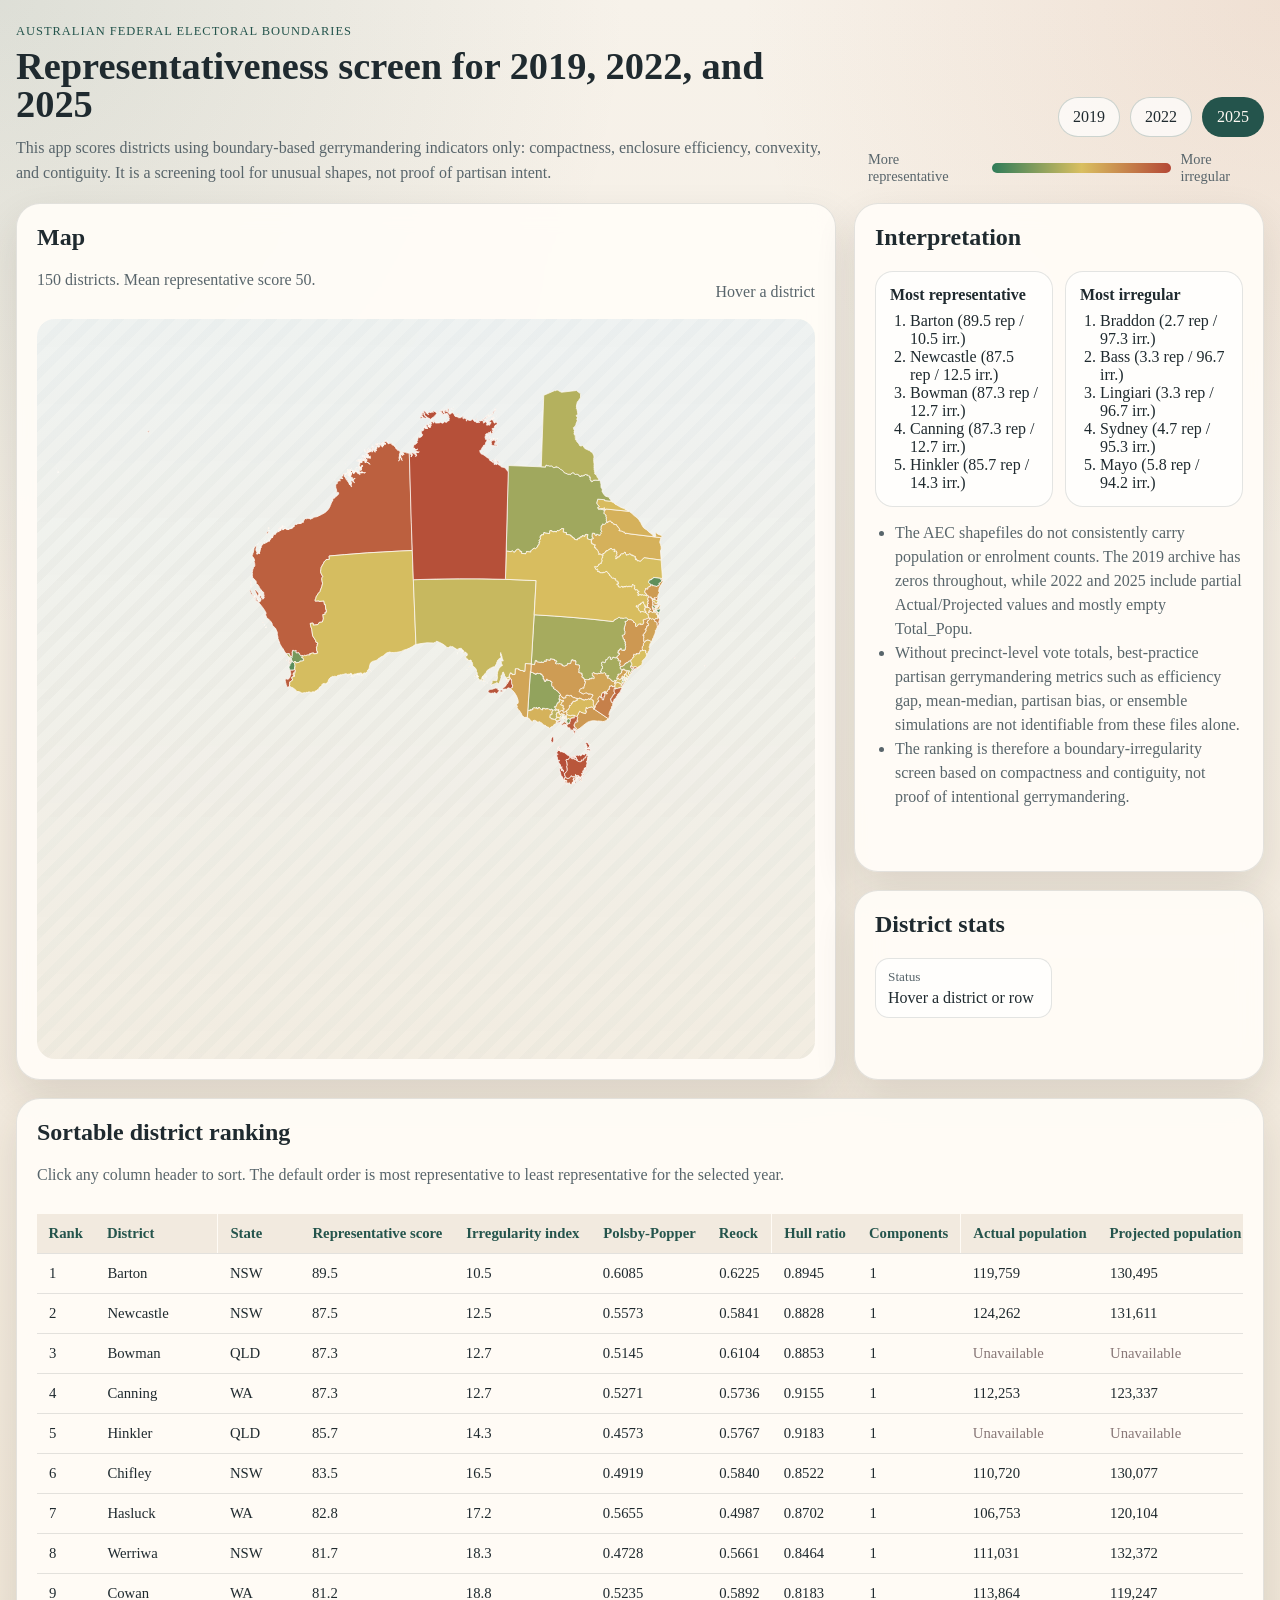
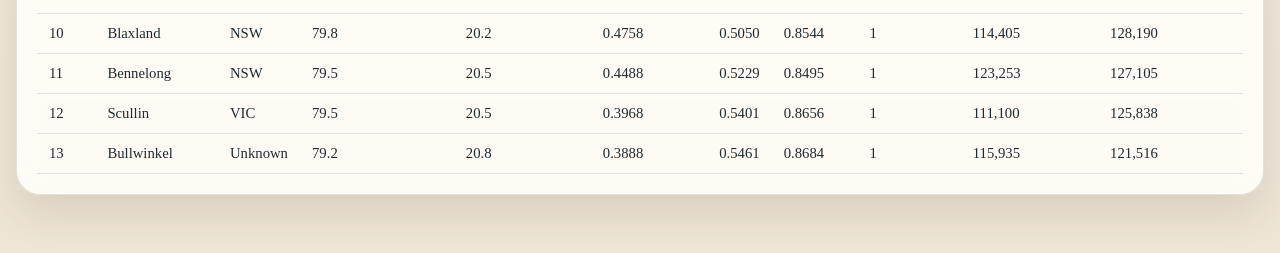
<file: web/index.html>
<!doctype html>
<html lang="en">
  <head>
    <meta charset="utf-8">
    <meta name="viewport" content="width=device-width, initial-scale=1">
    <title>Australian Federal District Representativeness</title>
    <link rel="stylesheet" href="./styles.css">
  </head>
  <body>
    <div class="page-shell">
      <header class="hero">
        <div>
          <p class="eyebrow">Australian Federal Electoral Boundaries</p>
          <h1>Representativeness screen for 2019, 2022, and 2025</h1>
          <p class="hero-copy">
            This app scores districts using boundary-based gerrymandering indicators only: compactness, enclosure efficiency,
            convexity, and contiguity. It is a screening tool for unusual shapes, not proof of partisan intent.
          </p>
        </div>
        <div class="control-panel">
          <div class="control-group" id="year-controls" aria-label="Year selector"></div>
          <div class="legend">
            <span>More representative</span>
            <div class="legend-bar"></div>
            <span>More irregular</span>
          </div>
        </div>
      </header>

      <main class="layout">
        <section class="map-panel card">
          <div class="panel-head">
            <div>
              <h2>Map</h2>
              <p id="map-subtitle"></p>
            </div>
            <div class="selection-meta">
              <span id="selection-name">Hover a district</span>
              <span id="selection-rank"></span>
            </div>
          </div>
          <div class="map-wrap">
            <svg id="map-svg" viewBox="0 0 1100 760" role="img" aria-label="Australian electoral district map"></svg>
            <div id="map-tooltip" class="tooltip hidden"></div>
          </div>
        </section>

        <section class="sidebar">
          <section class="card insight-panel">
            <h2>Interpretation</h2>
            <div id="top-bottom-summary" class="summary-grid"></div>
            <ul id="limitations" class="limitations"></ul>
          </section>

          <section class="card detail-panel">
            <h2>District stats</h2>
            <dl id="district-stats" class="stats-grid">
              <div><dt>Status</dt><dd>Hover a district or row</dd></div>
            </dl>
          </section>
        </section>
      </main>

      <section class="card table-panel">
        <div class="panel-head">
          <div>
            <h2>Sortable district ranking</h2>
            <p>Click any column header to sort. The default order is most representative to least representative for the selected year.</p>
          </div>
        </div>
        <div class="table-wrap">
          <table id="district-table">
            <thead>
              <tr>
                <th data-key="representative_rank">Rank</th>
                <th data-key="district">District</th>
                <th data-key="state">State</th>
                <th data-key="representative_score">Representative score</th>
                <th data-key="gerrymander_index">Irregularity index</th>
                <th data-key="polsby_popper">Polsby-Popper</th>
                <th data-key="reock">Reock</th>
                <th data-key="convex_hull_ratio">Hull ratio</th>
                <th data-key="components">Components</th>
                <th data-key="population_actual">Actual population</th>
                <th data-key="population_projected">Projected population</th>
                <th data-key="population_total">Total population</th>
                <th data-key="computed_area_sqkm">Area sq km</th>
                <th data-key="perimeter_km">Perimeter km</th>
                <th data-key="num_ccds">CCDs</th>
              </tr>
            </thead>
            <tbody id="district-table-body"></tbody>
          </table>
        </div>
      </section>
    </div>

    <script src="./data/analysis-data.js"></script>
    <script src="./app.js"></script>
  </body>
</html>
</file>
<file: web/styles.css>
:root {
  --paper: #f5f0e8;
  --ink: #1f2a2f;
  --muted: #58656b;
  --card: rgba(255, 252, 247, 0.94);
  --line: rgba(31, 42, 47, 0.12);
  --accent: #24544c;
  --warm: #b95e2f;
  --shadow: 0 18px 40px rgba(47, 40, 24, 0.12);
}

* {
  box-sizing: border-box;
}

body {
  margin: 0;
  min-height: 100vh;
  color: var(--ink);
  background:
    radial-gradient(circle at top left, rgba(36, 84, 76, 0.12), transparent 28%),
    radial-gradient(circle at top right, rgba(185, 94, 47, 0.12), transparent 24%),
    linear-gradient(180deg, #f7f2ea 0%, #efe5d6 100%);
  font-family: Georgia, "Times New Roman", serif;
}

.page-shell {
  width: min(1440px, calc(100vw - 32px));
  margin: 0 auto;
  padding: 24px 0 40px;
}

.hero,
.layout,
.table-panel {
  margin-bottom: 18px;
}

.hero {
  display: flex;
  justify-content: space-between;
  gap: 20px;
  align-items: end;
}

.eyebrow {
  margin: 0 0 8px;
  letter-spacing: 0.08em;
  text-transform: uppercase;
  color: var(--accent);
  font-size: 0.78rem;
}

h1,
h2,
p {
  margin-top: 0;
}

h1 {
  max-width: 760px;
  margin-bottom: 12px;
  font-size: clamp(2rem, 3vw, 3.2rem);
  line-height: 1;
}

.hero-copy {
  max-width: 840px;
  margin-bottom: 0;
  color: var(--muted);
  font-size: 1rem;
  line-height: 1.55;
}

.control-panel {
  min-width: 340px;
}

.control-group {
  display: flex;
  flex-wrap: wrap;
  justify-content: end;
  gap: 10px;
  margin-bottom: 14px;
}

.control-group button {
  padding: 10px 14px;
  border: 1px solid rgba(36, 84, 76, 0.22);
  border-radius: 999px;
  background: rgba(255, 255, 255, 0.7);
  color: var(--ink);
  cursor: pointer;
  font: inherit;
}

.control-group button.active {
  background: var(--accent);
  color: #fffaf4;
}

.legend {
  display: flex;
  gap: 10px;
  align-items: center;
  justify-content: end;
  color: var(--muted);
  font-size: 0.9rem;
}

.legend-bar {
  width: 180px;
  height: 10px;
  border-radius: 999px;
  background: linear-gradient(90deg, #2f7c59 0%, #d9bf60 50%, #b44836 100%);
}

.layout {
  display: grid;
  grid-template-columns: minmax(0, 2fr) minmax(320px, 1fr);
  gap: 18px;
}

.card {
  background: var(--card);
  border: 1px solid var(--line);
  border-radius: 24px;
  box-shadow: var(--shadow);
  backdrop-filter: blur(12px);
}

.map-panel,
.table-panel,
.insight-panel,
.detail-panel {
  padding: 20px;
}

.sidebar {
  display: grid;
  gap: 18px;
}

.panel-head {
  display: flex;
  justify-content: space-between;
  gap: 16px;
  align-items: end;
  margin-bottom: 14px;
}

.panel-head p,
.selection-meta {
  color: var(--muted);
}

.selection-meta {
  text-align: right;
  display: grid;
  gap: 4px;
}

.map-wrap {
  position: relative;
  min-height: 740px;
  border-radius: 18px;
  overflow: hidden;
  background:
    linear-gradient(180deg, rgba(219, 231, 236, 0.45), rgba(223, 214, 196, 0.4)),
    repeating-linear-gradient(135deg, rgba(36, 84, 76, 0.035) 0, rgba(36, 84, 76, 0.035) 8px, transparent 8px, transparent 18px);
}

#map-svg {
  width: 100%;
  height: auto;
  display: block;
}

.district {
  stroke: rgba(255, 250, 244, 0.92);
  stroke-width: 1.15;
  cursor: pointer;
  transition: opacity 120ms ease, stroke 120ms ease, stroke-width 120ms ease;
}

.district.inactive {
  opacity: 0.55;
}

.district.active {
  stroke: #111;
  stroke-width: 2.2;
}

.tooltip {
  position: absolute;
  min-width: 220px;
  max-width: 320px;
  padding: 10px 12px;
  border-radius: 14px;
  background: rgba(24, 29, 29, 0.92);
  color: #f8f3ea;
  pointer-events: none;
  box-shadow: 0 16px 36px rgba(0, 0, 0, 0.24);
  transform: translate(14px, -14px);
}

.tooltip.hidden {
  display: none;
}

.tooltip strong {
  display: block;
  margin-bottom: 6px;
  font-size: 1rem;
}

.summary-grid {
  display: grid;
  grid-template-columns: 1fr 1fr;
  gap: 12px;
  margin-bottom: 14px;
}

.summary-grid article {
  padding: 14px;
  border-radius: 18px;
  background: rgba(255, 255, 255, 0.6);
  border: 1px solid var(--line);
}

.summary-grid h3 {
  margin: 0 0 8px;
  font-size: 1rem;
}

.summary-grid ol {
  margin: 0;
  padding-left: 20px;
}

.limitations {
  margin: 0;
  padding-left: 20px;
  color: var(--muted);
  line-height: 1.5;
}

.stats-grid {
  display: grid;
  grid-template-columns: 1fr 1fr;
  gap: 10px 14px;
  margin: 0;
}

.stats-grid div {
  padding: 10px 12px;
  border-radius: 14px;
  background: rgba(255, 255, 255, 0.6);
  border: 1px solid var(--line);
}

.stats-grid dt {
  margin-bottom: 4px;
  color: var(--muted);
  font-size: 0.83rem;
}

.stats-grid dd {
  margin: 0;
  font-size: 1rem;
}

.table-wrap {
  overflow: auto;
  max-height: 560px;
}

table {
  width: 100%;
  border-collapse: collapse;
  font-size: 0.92rem;
}

thead th {
  position: sticky;
  top: 0;
  background: #f2eadf;
  z-index: 1;
}

th,
td {
  padding: 11px 12px;
  border-bottom: 1px solid var(--line);
  text-align: left;
  white-space: nowrap;
}

th {
  cursor: pointer;
  color: var(--accent);
}

tbody tr {
  cursor: pointer;
}

tbody tr:hover,
tbody tr.active {
  background: rgba(36, 84, 76, 0.08);
}

.empty {
  color: #877;
}

@media (max-width: 1040px) {
  .hero,
  .layout {
    grid-template-columns: 1fr;
    display: grid;
  }

  .control-panel,
  .control-group,
  .legend,
  .selection-meta {
    justify-content: start;
    text-align: left;
  }

  .map-wrap {
    min-height: 520px;
  }
}

@media (max-width: 720px) {
  .page-shell {
    width: min(100vw - 20px, 100%);
    padding-top: 16px;
  }

  .map-panel,
  .table-panel,
  .insight-panel,
  .detail-panel {
    padding: 16px;
  }

  .summary-grid,
  .stats-grid {
    grid-template-columns: 1fr;
  }
}
</file>
